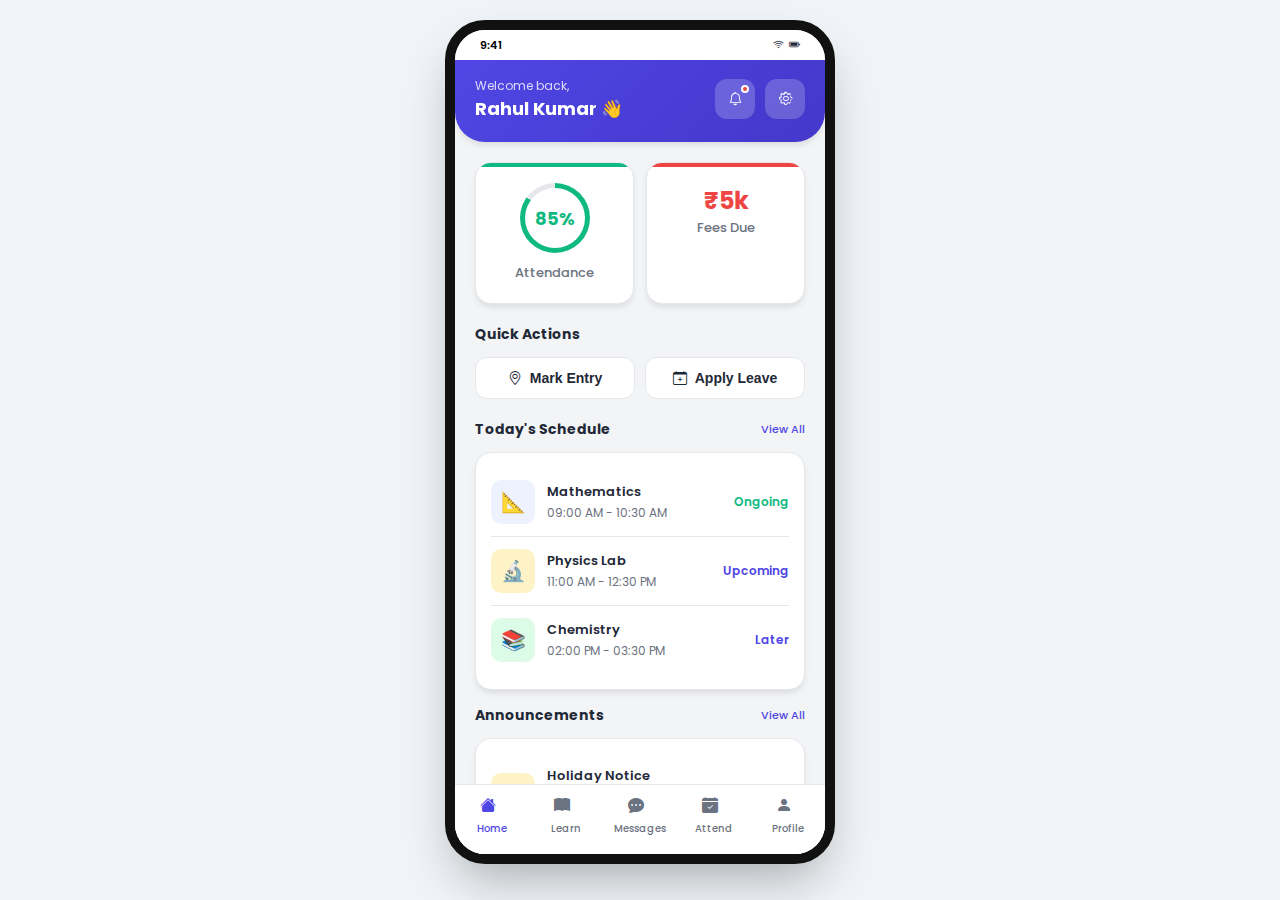
<file: templates/pages/student.html>
<!DOCTYPE html>
<html lang="en">
<head>
    <meta charset="UTF-8">
    <meta name="viewport" content="width=device-width, initial-scale=1.0">
    <title>CoachMaster - Student App</title>
    <link href="https://fonts.googleapis.com/css2?family=Poppins:wght@300;400;500;600;700&display=swap" rel="stylesheet">
    <link rel="stylesheet" href="https://cdn.jsdelivr.net/npm/bootstrap-icons@1.11.0/font/bootstrap-icons.css">
    <style>
        :root {
            --primary: #4F46E5;
            --primary-light: #EEF2FF;
            --primary-dark: #4338CA;
            --secondary: #10B981;
            --accent: #F59E0B;
            --danger: #EF4444;
            --info: #3B82F6;
            --warning: #F59E0B;
            --success: #10B981;
            --bg-color: #F3F4F6;
            --surface: #FFFFFF;
            --text-main: #1F2937;
            --text-sec: #6B7280;
            --text-light: #9CA3AF;
            --border-color: #E5E7EB;
            --shadow-sm: 0 1px 2px rgba(0, 0, 0, 0.05);
            --shadow-card: 0 4px 6px -1px rgba(0, 0, 0, 0.1);
            --shadow-float: 0 10px 15px -3px rgba(0, 0, 0, 0.1);
            --radius: 16px;
            --radius-lg: 20px;
            --transition: 0.3s cubic-bezier(0.4, 0, 0.2, 1);
        }

        * { box-sizing: border-box; margin: 0; padding: 0; }
        
        body { 
            font-family: 'Poppins', sans-serif; 
            background: #f0f4f8; 
            margin: 0; 
            padding: 20px 0;
            min-height: 100vh;
            display: flex;
            justify-content: center;
            align-items: flex-start;
        }
        
        /* PHONE FRAME */
        .phone-frame { 
            width: 390px; 
            height: 844px; 
            background: var(--bg-color); 
            border-radius: 40px; 
            overflow: hidden; 
            position: relative; 
            border: 10px solid #111; 
            box-shadow: 0 25px 50px -12px rgba(0, 0, 0, 0.3); 
            display: flex; 
            flex-direction: column; 
        }
        
        /* STATUS BAR */
        .status-bar { 
            height: 30px; 
            background: var(--surface); 
            display: flex; 
            justify-content: space-between; 
            padding: 0 25px; 
            align-items: center; 
            font-size: 11px; 
            font-weight: 600; 
            flex-shrink: 0; 
        }

        /* HEADER */
        .app-header { 
            background: linear-gradient(135deg, var(--primary) 0%, var(--primary-dark) 100%);
            padding: 15px 20px 20px 20px; 
            border-bottom-left-radius: 30px; 
            border-bottom-right-radius: 30px; 
            box-shadow: var(--shadow-card); 
            position: relative; 
            z-index: 10; 
            flex-shrink: 0; 
            color: white;
        }
        
        .header-top { 
            display: flex; 
            justify-content: space-between; 
            align-items: center; 
        }
        
        .user-info h2 { 
            margin: 0; 
            font-size: 18px; 
            color: white;
            font-weight: 700;
        }
        
        .user-info p { 
            margin: 2px 0 0 0; 
            font-size: 12px; 
            color: rgba(255,255,255,0.8);
        }
        
        .header-actions { 
            display: flex; 
            gap: 10px; 
        }
        
        .icon-btn { 
            width: 40px; 
            height: 40px; 
            background: rgba(255,255,255,0.2); 
            border-radius: 12px; 
            display: flex; 
            align-items: center; 
            justify-content: center; 
            cursor: pointer; 
            position: relative; 
            border: none;
            color: white;
            transition: var(--transition);
        }
        
        .icon-btn:hover {
            background: rgba(255,255,255,0.3);
            transform: scale(1.05);
        }
        
        .notif-dot { 
            width: 8px; 
            height: 8px; 
            background: var(--danger); 
            border-radius: 50%; 
            position: absolute; 
            top: 6px; 
            right: 6px; 
            border: 2px solid white;
        }

        /* CONTENT AREA */
        .content-area { 
            flex: 1; 
            overflow-y: auto; 
            padding: 0 20px 80px 20px; 
            scroll-behavior: smooth; 
            background: var(--bg-color);
        }
        
        .content-area::-webkit-scrollbar {
            width: 4px;
        }
        
        .content-area::-webkit-scrollbar-track {
            background: transparent;
        }
        
        .content-area::-webkit-scrollbar-thumb {
            background: #D1D5DB;
            border-radius: 2px;
        }
        
        /* TAB SYSTEM */
        .screen { 
            display: none; 
            padding-top: 20px; 
            animation: fadeIn 0.3s ease; 
        }
        
        .screen.active { 
            display: block; 
        }
        
        @keyframes fadeIn { 
            from { 
                opacity: 0; 
                transform: translateY(10px); 
            } 
            to { 
                opacity: 1; 
                transform: translateY(0); 
            } 
        }

        /* COMPONENTS */
        
        .card { 
            background: var(--surface); 
            border-radius: var(--radius); 
            padding: 15px; 
            box-shadow: var(--shadow-card); 
            margin-bottom: 15px; 
            border: 1px solid var(--border-color);
        }
        
        .card-title { 
            font-size: 14px; 
            font-weight: 700; 
            color: var(--text-main); 
            margin-bottom: 12px; 
            display: flex; 
            align-items: center; 
            gap: 8px; 
        }
        
        /* STAT GRID */
        .stat-grid { 
            display: grid; 
            grid-template-columns: 1fr 1fr; 
            gap: 12px; 
            margin-bottom: 20px; 
        }
        
        .stat-card { 
            background: var(--surface); 
            padding: 20px; 
            border-radius: var(--radius); 
            box-shadow: var(--shadow-card); 
            display: flex; 
            flex-direction: column; 
            align-items: center; 
            position: relative; 
            overflow: hidden; 
            cursor: pointer;
            transition: var(--transition);
            border: 1px solid var(--border-color);
        }
        
        .stat-card:hover {
            transform: translateY(-4px);
            box-shadow: var(--shadow-float);
        }
        
        .stat-card::before { 
            content: ''; 
            position: absolute; 
            top: 0; 
            left: 0; 
            width: 100%; 
            height: 4px; 
            background: var(--primary); 
        }
        
        .stat-card.fee::before { 
            background: var(--danger); 
        }
        
        .stat-card.success::before {
            background: var(--secondary);
        }
        
        .progress-ring { 
            width: 70px; 
            height: 70px; 
            border-radius: 50%; 
            background: conic-gradient(var(--secondary) 85%, #E5E7EB 0); 
            display: flex; 
            align-items: center; 
            justify-content: center; 
            margin-bottom: 10px; 
            position: relative; 
            font-weight: 700;
            font-size: 18px;
            color: var(--secondary);
        }
        
        .progress-ring::before { 
            content: ''; 
            width: 60px; 
            height: 60px; 
            background: var(--surface); 
            border-radius: 50%; 
            position: absolute; 
        }
        
        .progress-val { 
            position: relative; 
            z-index: 1; 
        }
        
        .stat-label { 
            font-size: 13px; 
            color: var(--text-sec); 
            font-weight: 500; 
        }

        /* LIST ITEMS */
        .list-item { 
            display: flex; 
            align-items: center; 
            padding: 12px 0; 
            border-bottom: 1px solid var(--border-color); 
        }
        
        .list-item:last-child { 
            border-bottom: none; 
        }
        
        .li-icon { 
            width: 44px; 
            height: 44px; 
            border-radius: 10px; 
            display: flex; 
            align-items: center; 
            justify-content: center; 
            margin-right: 12px; 
            font-size: 20px; 
            flex-shrink: 0;
        }
        
        .li-content { 
            flex: 1; 
        }
        
        .li-content h4 { 
            margin: 0; 
            font-size: 13px; 
            font-weight: 600;
            color: var(--text-main);
        }
        
        .li-content p { 
            margin: 2px 0 0 0; 
            font-size: 12px; 
            color: var(--text-sec); 
        }
        
        .li-action { 
            margin-left: auto; 
            font-size: 12px; 
            font-weight: 600; 
            color: var(--primary); 
            cursor: pointer; 
        }

        /* SECTION TITLE */
        .section-title { 
            font-size: 14px; 
            font-weight: 700; 
            color: var(--text-main); 
            margin-bottom: 12px; 
            display: flex; 
            justify-content: space-between; 
            align-items: center; 
        }
        
        .section-title .see-all {
            font-size: 11px;
            font-weight: 500;
            color: var(--primary);
            cursor: pointer;
        }
        
        /* BUTTONS */
        .btn { 
            width: 100%; 
            padding: 12px 16px; 
            border-radius: 12px; 
            border: none; 
            font-weight: 600; 
            font-size: 14px; 
            cursor: pointer; 
            transition: var(--transition); 
            display: flex; 
            align-items: center; 
            justify-content: center; 
            gap: 8px; 
        }
        
        .btn-primary { 
            background: var(--primary); 
            color: white; 
        }
        
        .btn-primary:active {
            background: var(--primary-dark);
        }
        
        .btn-secondary { 
            background: var(--surface); 
            color: var(--text-main); 
            border: 1px solid var(--border-color);
        }
        
        .btn-secondary:active {
            background: var(--bg-color);
        }
        
        .btn-success { 
            background: var(--secondary); 
            color: white; 
        }
        
        .btn-success:active {
            background: #059669;
        }
        
        .btn-danger { 
            background: var(--danger); 
            color: white; 
        }
        
        .btn-sm { 
            padding: 8px 12px; 
            width: auto; 
            font-size: 12px; 
            border-radius: 8px; 
        }

        /* BADGES */
        .badge {
            display: inline-block;
            padding: 4px 8px;
            border-radius: 6px;
            font-size: 11px;
            font-weight: 600;
        }
        
        .badge-success {
            background: #ECFDF5;
            color: #059669;
        }
        
        .badge-danger {
            background: #FEE2E2;
            color: #DC2626;
        }
        
        .badge-warning {
            background: #FFFBEB;
            color: #D97706;
        }
        
        .badge-info {
            background: #EFF6FF;
            color: #2563EB;
        }

        /* FEE CARD */
        .fee-card { 
            background: linear-gradient(135deg, #EF4444 0%, #B91C1C 100%); 
            border-radius: var(--radius); 
            padding: 20px; 
            color: white; 
            margin-bottom: 20px; 
            position: relative; 
            overflow: hidden; 
            box-shadow: var(--shadow-card);
        }
        
        .fee-card::before {
            content: '';
            position: absolute;
            top: -50%;
            right: -50%;
            width: 200px;
            height: 200px;
            background: rgba(255,255,255,0.1);
            border-radius: 50%;
        }
        
        .fee-amount { 
            font-size: 28px; 
            font-weight: 700; 
            margin: 10px 0; 
            position: relative;
            z-index: 1;
        }

        /* GEO CARD */
        .geo-card {
            background: linear-gradient(135deg, var(--primary) 0%, var(--primary-dark) 100%);
            text-align: center;
            padding: 20px;
            border-radius: var(--radius);
            color: white;
            margin-bottom: 20px;
            box-shadow: var(--shadow-card);
        }
        
        .geo-icon {
            font-size: 40px;
            margin-bottom: 10px;
        }
        
        .location-status {
            font-size: 12px;
            opacity: 0.9;
            margin-top: 10px;
        }

        /* PROFILE */
        .profile-header { 
            text-align: center; 
            padding: 20px; 
            background: var(--surface); 
            border-radius: var(--radius); 
            margin-bottom: 20px; 
            box-shadow: var(--shadow-card); 
        }
        
        .profile-avatar { 
            width: 80px; 
            height: 80px; 
            background: linear-gradient(135deg, var(--primary) 0%, var(--primary-dark) 100%);
            color: white;
            border-radius: 50%; 
            display: flex; 
            align-items: center; 
            justify-content: center; 
            font-size: 32px; 
            font-weight: 700; 
            margin: 0 auto 10px auto; 
        }
        
        .profile-name {
            margin: 0;
            font-size: 18px;
            font-weight: 700;
            color: var(--text-main);
        }

        /* MODAL */
        .modal-overlay { 
            position: absolute; 
            top: 0; 
            left: 0; 
            right: 0; 
            bottom: 0; 
            background: rgba(0,0,0,0.6); 
            backdrop-filter: blur(4px);
            z-index: 200; 
            display: none; 
            justify-content: flex-end;
            align-items: flex-end;
            padding: 0;
        }
        
        .modal-overlay.show { 
            display: flex; 
        }
        
        .modal-content { 
            background: white; 
            width: 100%; 
            border-radius: 20px 20px 0 0;
            padding: 25px 20px; 
            position: relative; 
            max-height: 80vh; 
            overflow-y: auto;
            animation: slideUp 0.3s ease-out;
        }
        
        @keyframes slideUp {
            from {
                transform: translateY(100%);
            }
            to {
                transform: translateY(0);
            }
        }
        
        .modal-header { 
            display: flex; 
            justify-content: space-between; 
            align-items: center; 
            margin-bottom: 20px; 
            padding-bottom: 15px;
            border-bottom: 1px solid var(--border-color);
        }
        
        .modal-title { 
            font-size: 16px; 
            font-weight: 700; 
            color: var(--text-main);
        }
        
        .close-btn { 
            background: none; 
            border: none; 
            font-size: 24px; 
            cursor: pointer; 
            color: var(--text-sec); 
        }

        /* FORM */
        .form-group { 
            margin-bottom: 15px; 
        }
        
        .form-label { 
            font-size: 12px; 
            font-weight: 600; 
            color: var(--text-main); 
            margin-bottom: 6px; 
            display: block; 
        }
        
        .form-input { 
            width: 100%; 
            padding: 12px; 
            border: 1px solid var(--border-color); 
            border-radius: 10px; 
            font-size: 13px; 
            outline: none; 
            font-family: inherit; 
            transition: var(--transition);
        }
        
        .form-input:focus { 
            border-color: var(--primary); 
            box-shadow: 0 0 0 3px rgba(79, 70, 229, 0.1);
        }

        /* BOTTOM NAV */
        .bottom-nav { 
            position: absolute; 
            bottom: 0; 
            left: 0; 
            right: 0; 
            height: 70px; 
            background: white; 
            border-top: 1px solid var(--border-color); 
            display: flex; 
            justify-content: space-around; 
            align-items: center; 
            padding-bottom: 10px; 
            z-index: 100; 
        }
        
        .nav-item { 
            display: flex; 
            flex-direction: column; 
            align-items: center; 
            cursor: pointer; 
            color: var(--text-sec); 
            transition: var(--transition);
            width: 20%; 
        }
        
        .nav-item.active { 
            color: var(--primary); 
        }
        
        .nav-icon { 
            width: 24px; 
            height: 24px; 
            margin-bottom: 4px; 
        }
        
        .nav-label { 
            font-size: 10px; 
            font-weight: 500; 
        }

        /* TOAST */
        .toast { 
            position: absolute; 
            bottom: 90px; 
            left: 20px; 
            right: 20px; 
            background: #333; 
            color: white; 
            padding: 12px 16px; 
            border-radius: 8px; 
            font-size: 13px; 
            z-index: 300; 
            opacity: 0; 
            pointer-events: none; 
            transition: opacity 0.3s; 
            text-align: center;
        }
        
        .toast.show { 
            opacity: 1; 
        }

        /* NOTIFICATION BELL */
        .notification-panel {
            max-height: 60vh;
        }
        
        .notif-item {
            padding: 12px;
            border-bottom: 1px solid var(--border-color);
            display: flex;
            gap: 10px;
            cursor: pointer;
            transition: var(--transition);
        }
        
        .notif-item:hover {
            background: var(--primary-light);
        }
        
        .notif-icon {
            width: 40px;
            height: 40px;
            border-radius: 50%;
            display: flex;
            align-items: center;
            justify-content: center;
            font-size: 18px;
            flex-shrink: 0;
        }
        
        .notif-content h4 {
            margin: 0;
            font-size: 12px;
            font-weight: 600;
            color: var(--text-main);
        }
        
        .notif-content p {
            margin: 2px 0 0 0;
            font-size: 11px;
            color: var(--text-sec);
        }
        
        .notif-time {
            font-size: 10px;
            color: var(--text-light);
            margin-left: auto;
        }

        /* CHART PLACEHOLDER */
        .chart-placeholder {
            width: 100%;
            height: 150px;
            background: linear-gradient(135deg, var(--primary-light) 0%, rgba(79, 70, 229, 0.05) 100%);
            border-radius: 12px;
            display: flex;
            align-items: center;
            justify-content: center;
            color: var(--text-sec);
            font-size: 12px;
            margin-bottom: 15px;
        }

        /* UTILITIES */
        .flex-between {
            display: flex;
            justify-content: space-between;
            align-items: center;
        }
        
        .mt-20 {
            margin-top: 20px;
        }
        
        .mb-15 {
            margin-bottom: 15px;
        }

        /* CALENDAR */
        .calendar-grid {
            display: grid;
            grid-template-columns: repeat(7, 1fr);
            gap: 5px;
            text-align: center;
            margin-top: 10px;
        }

        .cal-day {
            width: 100%;
            aspect-ratio: 1;
            display: flex;
            align-items: center;
            justify-content: center;
            font-size: 11px;
            font-weight: 600;
            border-radius: 8px;
            cursor: pointer;
            transition: var(--transition);
        }

        .cal-day.present {
            background: #DCFCE7;
            color: #059669;
        }

        .cal-day.absent{
            background: #FEE2E2;
            color: #DC2626;
        }

        .cal-day.today{
            background: var(--primary);
            color: white;
        }

        .cal-day.empty{
            opacity: 0.5;
        }
    </style>
</head>
<body>

<div class="phone-frame">
    
    <!-- Status Bar -->
    <div class="status-bar">
        <span>9:41</span>
        <div style="display: flex; gap: 5px; color: var(--text-main);">
            <i class="bi bi-wifi"></i>
            <i class="bi bi-battery-full"></i>
        </div>
    </div>

    <!-- Header -->
    <div class="app-header">
        <div class="header-top">
            <div class="user-info">
                <p>Welcome back,</p>
                <h2>Rahul Kumar 👋</h2>
            </div>
            <div class="header-actions">
                <button class="icon-btn" onclick="openNotifications()">
                    <i class="bi bi-bell"></i>
                    <div class="notif-dot"></div>
                </button>
                <button class="icon-btn" onclick="openSettings()">
                    <i class="bi bi-gear"></i>
                </button>
            </div>
        </div>
    </div>

    <!-- Main Content -->
    <div class="content-area">

        <!-- HOME SCREEN -->
        <div id="home-screen" class="screen active">
            
            <!-- Stats Grid -->
            <div class="stat-grid">
                <div class="stat-card success" onclick="showScreen('attendance')">
                    <div class="progress-ring"><div class="progress-val">85%</div></div>
                    <div class="stat-label">Attendance</div>
                </div>
                <div class="stat-card fee" onclick="showScreen('fees')">
                    <div style="font-size: 24px; font-weight: 700; color: var(--danger);">₹5k</div>
                    <div class="stat-label">Fees Due</div>
                </div>
            </div>

            <!-- Quick Actions -->
            <div class="section-title">
                <span>Quick Actions</span>
            </div>
            <div style="display: grid; grid-template-columns: 1fr 1fr; gap: 10px; margin-bottom: 20px;">
                <button class="btn btn-secondary" onclick="showScreen('attendance')">
                    <i class="bi bi-geo-alt"></i> Mark Entry
                </button>
                <button class="btn btn-secondary" onclick="openModal('leaveModal')">
                    <i class="bi bi-calendar-plus"></i> Apply Leave
                </button>
            </div>

            <!-- Today's Schedule -->
            <div class="section-title">
                <span>Today's Schedule</span>
                <span class="see-all" onclick="showScreen('timetable')">View All</span>
            </div>
            <div class="card">
                <div class="list-item">
                    <div class="li-icon" style="background: var(--primary-light); color: var(--primary);">📐</div>
                    <div class="li-content">
                        <h4>Mathematics</h4>
                        <p>09:00 AM - 10:30 AM</p>
                    </div>
                    <div class="li-action" style="color: var(--secondary);">Ongoing</div>
                </div>
                <div class="list-item">
                    <div class="li-icon" style="background: #FEF3C7; color: #D97706;">🔬</div>
                    <div class="li-content">
                        <h4>Physics Lab</h4>
                        <p>11:00 AM - 12:30 PM</p>
                    </div>
                    <div class="li-action">Upcoming</div>
                </div>
                <div class="list-item">
                    <div class="li-icon" style="background: #DCFCE7; color: var(--secondary);">📚</div>
                    <div class="li-content">
                        <h4>Chemistry</h4>
                        <p>02:00 PM - 03:30 PM</p>
                    </div>
                    <div class="li-action">Later</div>
                </div>
            </div>

            <!-- Announcements -->
            <div class="section-title">
                <span>Announcements</span>
                <span class="see-all" onclick="showScreen('announcements')">View All</span>
            </div>
            <div class="card">
                <div class="list-item">
                    <div class="li-icon" style="background: #FEF3C7; color: #D97706;">📢</div>
                    <div class="li-content">
                        <h4>Holiday Notice</h4>
                        <p>School closed on 26 Jan - Republic Day</p>
                    </div>
                </div>
                <div class="list-item">
                    <div class="li-icon" style="background: var(--primary-light); color: var(--primary);">📌</div>
                    <div class="li-content">
                        <h4>Exam Schedule</h4>
                        <p>Unit tests starting from 30 Nov</p>
                    </div>
                </div>
            </div>
        </div>

        <!-- ATTENDANCE SCREEN -->
        <div id="attendance-screen" class="screen">
            <div class="geo-card">
                <div class="geo-icon">📍</div>
                <h3>Mark Your Attendance</h3>
                <p style="font-size: 12px; margin: 5px 0 15px 0;">Ensure your GPS is enabled</p>
                <button class="btn btn-success" onclick="markGeoAttendance()">
                    <i class="bi bi-check-circle"></i> Mark Attendance
                </button>
                <div id="geoStatus" class="location-status">Waiting for location...</div>
            </div>

            <div class="card">
                <div class="card-title">
                    <i class="bi bi-calendar-event"></i> November 2023
                </div>
                <div class="calendar-grid">
                    <div style="font-size: 10px; color: var(--text-sec); font-weight: 700;">S</div>
                    <div style="font-size: 10px; color: var(--text-sec); font-weight: 700;">M</div>
                    <div style="font-size: 10px; color: var(--text-sec); font-weight: 700;">T</div>
                    <div style="font-size: 10px; color: var(--text-sec); font-weight: 700;">W</div>
                    <div style="font-size: 10px; color: var(--text-sec); font-weight: 700;">T</div>
                    <div style="font-size: 10px; color: var(--text-sec); font-weight: 700;">F</div>
                    <div style="font-size: 10px; color: var(--text-sec); font-weight: 700;">S</div>
                    
                    <div class="cal-day empty"></div>
                    <div class="cal-day empty"></div>
                    <div class="cal-day empty"></div>
                    <div class="cal-day present">1</div>
                    <div class="cal-day present">2</div>
                    <div class="cal-day absent">3</div>
                    <div class="cal-day">4</div>
                    
                    <div class="cal-day">5</div>
                    <div class="cal-day present">6</div>
                    <div class="cal-day present">7</div>
                    <div class="cal-day present">8</div>
                    <div class="cal-day present">9</div>
                    <div class="cal-day present">10</div>
                    <div class="cal-day">11</div>
                    
                    <div class="cal-day">12</div>
                    <div class="cal-day present">13</div>
                    <div class="cal-day present">14</div>
                    <div class="cal-day today">15</div>
                    <div class="cal-day">16</div>
                    <div class="cal-day">17</div>
                    <div class="cal-day">18</div>
                </div>
            </div>

            <!-- Leave Requests -->
            <div class="section-title"><span>Leave Requests</span></div>
            <div class="card">
                <div class="list-item">
                    <div class="li-icon" style="background: #FEF2F2; color: var(--danger);">🗓️</div>
                    <div class="li-content">
                        <h4>Medical Leave</h4>
                        <p>15 Oct - 16 Oct</p>
                    </div>
                    <div class="badge badge-success">Approved</div>
                </div>
                <button class="btn btn-secondary mt-20" onclick="openModal('leaveModal')">
                    <i class="bi bi-plus-circle"></i> New Leave Request
                </button>
            </div>
        </div>

        <!-- FEES SCREEN -->
        <div id="fees-screen" class="screen">
            <div class="fee-card">
                <div style="font-size: 12px; opacity: 0.9;">Total Outstanding</div>
                <div class="fee-amount">₹12,000</div>
                <button class="btn" style="background: white; color: var(--danger); margin-top: 10px;" onclick="openModal('paymentModal')">
                    <i class="bi bi-credit-card"></i> Pay Now
                </button>
            </div>

            <!-- Payment History -->
            <div class="section-title"><span>Payment History</span></div>
            <div class="card">
                <div class="list-item">
                    <div class="li-content">
                        <h4>Nov Installment</h4>
                        <p>Due: 10 Nov 2023</p>
                    </div>
                    <div class="badge badge-danger">Overdue</div>
                </div>
                <div class="list-item">
                    <div class="li-content">
                        <h4>Oct Installment</h4>
                        <p>Paid: 08 Oct 2023</p>
                    </div>
                    <div class="badge badge-success">Paid</div>
                </div>
                <div class="list-item">
                    <div class="li-content">
                        <h4>Sep Installment</h4>
                        <p>Paid: 30 Sep 2023</p>
                    </div>
                    <div class="badge badge-success">Paid</div>
                </div>
            </div>

            <!-- Fee Breakdown -->
            <div class="section-title"><span>Fee Breakdown</span></div>
            <div class="card">
                <div style="font-size: 12px; color: var(--text-sec); margin-bottom: 10px;">Monthly: ₹2,000</div>
                <div style="display: grid; grid-template-columns: 1fr 1fr; gap: 10px;">
                    <div style="padding: 10px; background: var(--primary-light); border-radius: 8px; text-align: center;">
                        <div style="font-size: 11px; color: var(--text-sec);">Tuition</div>
                        <div style="font-size: 14px; font-weight: 700; color: var(--primary);">₹1,500</div>
                    </div>
                    <div style="padding: 10px; background: #FEF3C7; border-radius: 8px; text-align: center;">
                        <div style="font-size: 11px; color: var(--text-sec);">Materials</div>
                        <div style="font-size: 14px; font-weight: 700; color: #D97706;">₹500</div>
                    </div>
                </div>
            </div>
        </div>

        <!-- ACADEMICS SCREEN -->
        <div id="academics-screen" class="screen">
            
            <!-- Performance Chart -->
            <div class="section-title"><span>Your Performance</span></div>
            <div class="chart-placeholder">
                <span>📊 Performance Analysis</span>
            </div>

            <!-- Homework -->
            <div class="section-title"><span>Homework</span></div>
            <div class="card">
                <div class="list-item">
                    <div class="li-icon" style="background: var(--primary-light); color: var(--primary);">📝</div>
                    <div class="li-content">
                        <h4>Physics Numericals</h4>
                        <p>Due: 20 Nov • 5 Problems</p>
                    </div>
                    <div class="li-action">View</div>
                </div>
                <div class="list-item">
                    <div class="li-icon" style="background: #DCFCE7; color: #059669;">✅</div>
                    <div class="li-content">
                        <h4>Essay Writing</h4>
                        <p>Submitted on 15 Nov</p>
                    </div>
                    <div class="badge badge-success">Done</div>
                </div>
                <div class="list-item">
                    <div class="li-icon" style="background: var(--primary-light); color: var(--primary);">📚</div>
                    <div class="li-content">
                        <h4>Reading Assignment</h4>
                        <p>Due: 25 Nov • Chapter 5</p>
                    </div>
                    <div class="li-action">View</div>
                </div>
            </div>

            <!-- Test Results -->
            <div class="section-title"><span>Test Results</span></div>
            <div class="card">
                <div class="list-item">
                    <div class="li-content">
                        <h4>Unit Test 1</h4>
                        <p>Science • 12 Nov 2023</p>
                    </div>
                    <div style="text-align: right;">
                        <h4 style="color: var(--secondary); margin: 0;">85/100</h4>
                        <div class="badge badge-success">Pass</div>
                    </div>
                </div>
                <div class="list-item">
                    <div class="li-content">
                        <h4>Weekly Quiz</h4>
                        <p>Maths • 10 Nov 2023</p>
                    </div>
                    <div style="text-align: right;">
                        <h4 style="color: var(--primary); margin: 0;">45/50</h4>
                        <div class="badge badge-info">Rank: 4th</div>
                    </div>
                </div>
                <div class="list-item">
                    <div class="li-content">
                        <h4>Monthly Test</h4>
                        <p>Physics • 05 Nov 2023</p>
                    </div>
                    <div style="text-align: right;">
                        <h4 style="color: var(--danger); margin: 0;">62/100</h4>
                        <div class="badge badge-warning">Need Improvement</div>
                    </div>
                </div>
            </div>
        </div>

        <!-- TIME TABLE SCREEN -->
        <div id="timetable-screen" class="screen">
            <div class="section-title"><span>Time Table</span></div>
            
            <div style="display: grid; grid-template-columns: repeat(5, 1fr); gap: 8px; margin-bottom: 20px;">
                <div style="text-align: center; padding: 8px; background: var(--primary); color: white; border-radius: 8px; font-size: 11px; font-weight: 600;">Mon</div>
                <div style="text-align: center; padding: 8px; background: var(--primary); color: white; border-radius: 8px; font-size: 11px; font-weight: 600;">Tue</div>
                <div style="text-align: center; padding: 8px; background: var(--primary); color: white; border-radius: 8px; font-size: 11px; font-weight: 600;">Wed</div>
                <div style="text-align: center; padding: 8px; background: var(--primary); color: white; border-radius: 8px; font-size: 11px; font-weight: 600;">Thu</div>
                <div style="text-align: center; padding: 8px; background: var(--primary); color: white; border-radius: 8px; font-size: 11px; font-weight: 600;">Fri</div>
            </div>

            <div class="card">
                <div class="list-item">
                    <div class="li-icon" style="background: var(--primary-light); color: var(--primary); font-size: 16px;">📐</div>
                    <div class="li-content">
                        <h4>Mathematics</h4>
                        <p>09:00 AM - 10:30 AM (Mon, Tue, Wed)</p>
                    </div>
                </div>
                <div class="list-item">
                    <div class="li-icon" style="background: #FEF3C7; color: #D97706; font-size: 16px;">🔬</div>
                    <div class="li-content">
                        <h4>Physics</h4>
                        <p>10:45 AM - 12:15 PM (Tue, Thu, Sat)</p>
                    </div>
                </div>
                <div class="list-item">
                    <div class="li-icon" style="background: #DCFCE7; color: var(--secondary); font-size: 16px;">⚗️</div>
                    <div class="li-content">
                        <h4>Chemistry</h4>
                        <p>02:00 PM - 03:30 PM (Mon, Wed, Fri)</p>
                    </div>
                </div>
                <div class="list-item">
                    <div class="li-icon" style="background: #FEE2E2; color: var(--danger); font-size: 16px;">🌍</div>
                    <div class="li-content">
                        <h4>History</h4>
                        <p>03:45 PM - 04:45 PM (Wed, Fri)</p>
                    </div>
                </div>
            </div>
        </div>

        <!-- ANNOUNCEMENTS SCREEN -->
        <div id="announcements-screen" class="screen">
            <div class="section-title"><span>Announcements</span></div>
            
            <div class="card">
                <div class="list-item">
                    <div class="li-icon" style="background: #FEF3C7; color: #D97706; font-size: 18px;">📢</div>
                    <div class="li-content">
                        <h4>Holiday Notice</h4>
                        <p style="margin-top: 4px;">School closed on 26 Jan - Republic Day. Classes will resume on 27 Jan.</p>
                        <p style="font-size: 10px; color: var(--text-light); margin-top: 4px;">2 days ago</p>
                    </div>
                </div>
            </div>

            <div class="card">
                <div class="list-item">
                    <div class="li-icon" style="background: var(--primary-light); color: var(--primary); font-size: 18px;">📌</div>
                    <div class="li-content">
                        <h4>Exam Schedule Released</h4>
                        <p style="margin-top: 4px;">Unit tests starting from 30 Nov. Check your time table for details.</p>
                        <p style="font-size: 10px; color: var(--text-light); margin-top: 4px;">1 week ago</p>
                    </div>
                </div>
            </div>

            <div class="card">
                <div class="list-item">
                    <div class="li-icon" style="background: #DCFCE7; color: var(--secondary); font-size: 18px;">✅</div>
                    <div class="li-content">
                        <h4>Class Materials Available</h4>
                        <p style="margin-top: 4px;">New study notes for Chapter 5 have been uploaded. Download from the app.</p>
                        <p style="font-size: 10px; color: var(--text-light); margin-top: 4px;">10 days ago</p>
                    </div>
                </div>
            </div>
        </div>

        <!-- MESSAGES SCREEN -->
        <div id="messages-screen" class="screen">
            <div class="section-title"><span>Messages</span></div>
            
            <div class="card">
                <div class="list-item">
                    <div class="li-icon" style="background: var(--primary-light); color: var(--primary); border-radius: 50%; width: 40px; height: 40px;">RS</div>
                    <div class="li-content">
                        <h4>Rajesh Sir</h4>
                        <p>Check the solutions I sent...</p>
                    </div>
                    <div class="li-action" style="color: var(--text-light); font-size: 11px; font-weight: 400;">2h</div>
                </div>
                <div class="list-item">
                    <div class="li-icon" style="background: #FEF3C7; color: #D97706; border-radius: 50%; width: 40px; height: 40px;">AM</div>
                    <div class="li-content">
                        <h4>Anita Ma'am</h4>
                        <p>Good work on today's assignment</p>
                    </div>
                    <div class="li-action" style="color: var(--text-light); font-size: 11px; font-weight: 400;">5h</div>
                </div>
                <div class="list-item">
                    <div class="li-icon" style="background: #DCFCE7; color: var(--secondary); border-radius: 50%; width: 40px; height: 40px;">VK</div>
                    <div class="li-content">
                        <h4>Class Group</h4>
                        <p>Akshay: When is the next test?</p>
                    </div>
                    <div class="li-action" style="color: var(--text-light); font-size: 11px; font-weight: 400;">1d</div>
                </div>
            </div>
        </div>

        <!-- PROFILE SCREEN -->
        <div id="profile-screen" class="screen">
            <div class="profile-header">
                <div class="profile-avatar">RK</div>
                <h3 class="profile-name">Rahul Kumar</h3>
                <p class="stat-label" style="margin-top: 8px;">Class 10 • Batch A<br>ID: STU2023001<br>Enrollment: 15 Aug 2023</p>
            </div>

            <!-- Quick Stats -->
            <div class="section-title"><span>Quick Stats</span></div>
            <div style="display: grid; grid-template-columns: 1fr 1fr; gap: 10px; margin-bottom: 20px;">
                <div style="background: var(--primary); color: white; padding: 15px; border-radius: 12px; text-align: center;">
                    <div style="font-size: 20px; font-weight: 700;">85%</div>
                    <div style="font-size: 11px; margin-top: 4px;">Attendance</div>
                </div>
                <div style="background: var(--secondary); color: white; padding: 15px; border-radius: 12px; text-align: center;">
                    <div style="font-size: 20px; font-weight: 700;">78.5</div>
                    <div style="font-size: 11px; margin-top: 4px;">Avg Score</div>
                </div>
            </div>

            <!-- Account -->
            <div class="section-title"><span>Account</span></div>
            <div class="card">
                <div class="list-item" onclick="showToast('Editing profile...')">
                    <div class="li-icon" style="background: var(--primary-light); color: var(--primary);">👤</div>
                    <div class="li-content">
                        <h4>Edit Profile</h4>
                        <p>Update your information</p>
                    </div>
                    <div class="li-action">›</div>
                </div>
                <div class="list-item" onclick="showToast('Changing password...')">
                    <div class="li-icon" style="background: #FEF3C7; color: #D97706;">🔐</div>
                    <div class="li-content">
                        <h4>Change Password</h4>
                        <p>Secure your account</p>
                    </div>
                    <div class="li-action">›</div>
                </div>
                <div class="list-item" onclick="showToast('Downloading receipts...')">
                    <div class="li-icon" style="background: var(--primary-light); color: var(--primary);">📄</div>
                    <div class="li-content">
                        <h4>Download Receipts</h4>
                        <p>Fee payment receipts</p>
                    </div>
                    <div class="li-action">›</div>
                </div>
            </div>

            <!-- Support -->
            <div class="section-title"><span>Support</span></div>
            <div class="card">
                <div class="list-item" onclick="showToast('Opening help...')">
                    <div class="li-icon" style="background: #DCFCE7; color: var(--secondary);">❓</div>
                    <div class="li-content">
                        <h4>Help & Support</h4>
                        <p>FAQs and contact support</p>
                    </div>
                    <div class="li-action">›</div>
                </div>
                <div class="list-item" onclick="showToast('Opening app info...')">
                    <div class="li-icon" style="background: #EFF6FF; color: var(--info);">ℹ️</div>
                    <div class="li-content">
                        <h4>About App</h4>
                        <p>Version 1.0.0</p>
                    </div>
                    <div class="li-action">›</div>
                </div>
                <div class="list-item" onclick="logout()">
                    <div class="li-icon" style="background: #FEE2E2; color: var(--danger);">🚪</div>
                    <div class="li-content" style="color: var(--danger);">
                        <h4>Logout</h4>
                        <p>Sign out of your account</p>
                    </div>
                    <div class="li-action">›</div>
                </div>
            </div>
        </div>

    </div>

    <!-- BOTTOM NAVIGATION -->
    <div class="bottom-nav">
        <div class="nav-item active" onclick="showScreen('home')">
            <i class="bi bi-house-fill nav-icon"></i>
            <div class="nav-label">Home</div>
        </div>
        <div class="nav-item" onclick="showScreen('academics')">
            <i class="bi bi-book-fill nav-icon"></i>
            <div class="nav-label">Learn</div>
        </div>
        <div class="nav-item" onclick="showScreen('messages')">
            <i class="bi bi-chat-dots-fill nav-icon"></i>
            <div class="nav-label">Messages</div>
        </div>
        <div class="nav-item" onclick="showScreen('attendance')">
            <i class="bi bi-calendar-check-fill nav-icon"></i>
            <div class="nav-label">Attend</div>
        </div>
        <div class="nav-item" onclick="showScreen('profile')">
            <i class="bi bi-person-fill nav-icon"></i>
            <div class="nav-label">Profile</div>
        </div>
    </div>

    <!-- MODALS -->
    
    <!-- Leave Modal -->
    <div class="modal-overlay" id="leaveModal">
        <div class="modal-content">
            <div class="modal-header">
                <h3 class="modal-title">Apply for Leave</h3>
                <button class="close-btn" onclick="closeModal('leaveModal')">✕</button>
            </div>
            <div class="form-group">
                <label class="form-label">Leave Type</label>
                <select class="form-input">
                    <option>Select Leave Type</option>
                    <option>Sick Leave</option>
                    <option>Casual Leave</option>
                    <option>Medical Leave</option>
                    <option>Other</option>
                </select>
            </div>
            <div class="form-group">
                <label class="form-label">From Date</label>
                <input type="date" class="form-input">
            </div>
            <div class="form-group">
                <label class="form-label">To Date</label>
                <input type="date" class="form-input">
            </div>
            <div class="form-group">
                <label class="form-label">Reason</label>
                <textarea class="form-input" rows="3" placeholder="Brief reason..."></textarea>
            </div>
            <button class="btn btn-primary" onclick="submitLeave()">Submit Request</button>
        </div>
    </div>

    <!-- Payment Modal -->
    <div class="modal-overlay" id="paymentModal">
        <div class="modal-content">
            <div class="modal-header">
                <h3 class="modal-title">Payment</h3>
                <button class="close-btn" onclick="closeModal('paymentModal')">✕</button>
            </div>
            <div style="background: var(--danger); color: white; padding: 20px; border-radius: 12px; margin-bottom: 20px;">
                <div style="font-size: 12px; opacity: 0.9; margin-bottom: 5px;">Amount Due</div>
                <div style="font-size: 28px; font-weight: 700;">₹12,000</div>
            </div>
            <div class="form-group">
                <label class="form-label">Payment Method</label>
                <select class="form-input">
                    <option>Select Payment Method</option>
                    <option>Credit Card</option>
                    <option>Debit Card</option>
                    <option>UPI</option>
                    <option>Net Banking</option>
                </select>
            </div>
            <div class="form-group">
                <label class="form-label">Amount</label>
                <input type="number" class="form-input" value="12000" placeholder="Enter amount">
            </div>
            <button class="btn btn-primary" onclick="processPayment()">
                <i class="bi bi-credit-card"></i> Pay Now
            </button>
        </div>
    </div>

    <!-- Notifications Modal -->
    <div class="modal-overlay" id="notificationsModal">
        <div class="modal-content notification-panel">
            <div class="modal-header">
                <h3 class="modal-title">Notifications</h3>
                <button class="close-btn" onclick="closeModal('notificationsModal')">✕</button>
            </div>
            <div class="notif-item">
                <div class="notif-icon" style="background: var(--primary-light); color: var(--primary);">📚</div>
                <div class="notif-content">
                    <h4>New Homework Assigned</h4>
                    <p>Physics numericals - 5 problems</p>
                </div>
                <div class="notif-time">2h</div>
            </div>
            <div class="notif-item">
                <div class="notif-icon" style="background: #FEF3C7; color: #D97706;">✅</div>
                <div class="notif-content">
                    <h4>Test Results Ready</h4>
                    <p>Unit Test 1 - Science: 85/100</p>
                </div>
                <div class="notif-time">5h</div>
            </div>
            <div class="notif-item">
                <div class="notif-icon" style="background: #DCFCE7; color: var(--secondary);">💬</div>
                <div class="notif-content">
                    <h4>Teacher Message</h4>
                    <p>Rajesh Sir replied to your message</p>
                </div>
                <div class="notif-time">1d</div>
            </div>
            <div class="notif-item">
                <div class="notif-icon" style="background: #FEE2E2; color: var(--danger);">⚠️</div>
                <div class="notif-content">
                    <h4>Fee Reminder</h4>
                    <p>Your fees are due by 10 Nov</p>
                </div>
                <div class="notif-time">2d</div>
            </div>
        </div>
    </div>

    <!-- Settings Modal -->
    <div class="modal-overlay" id="settingsModal">
        <div class="modal-content">
            <div class="modal-header">
                <h3 class="modal-title">Settings</h3>
                <button class="close-btn" onclick="closeModal('settingsModal')">✕</button>
            </div>
            <div class="card">
                <div class="list-item" onclick="toggleNotifications()">
                    <div class="li-content">
                        <h4>Push Notifications</h4>
                    </div>
                    <div style="margin-left: auto;">
                        <input type="checkbox" id="notifToggle" checked>
                    </div>
                </div>
                <div class="list-item" onclick="showToast('Language settings...')">
                    <div class="li-content">
                        <h4>Language</h4>
                        <p>English</p>
                    </div>
                    <div class="li-action">›</div>
                </div>
                <div class="list-item" onclick="showToast('Dark mode coming soon...')">
                    <div class="li-content">
                        <h4>Dark Mode</h4>
                    </div>
                    <div style="margin-left: auto;">
                        <input type="checkbox" id="darkToggle">
                    </div>
                </div>
            </div>
        </div>
    </div>

    <!-- Toast Notification -->
    <div class="toast" id="toast"></div>

</div>

<script>
    // SCREEN MANAGEMENT
    function showScreen(screenId) {
        // Hide all screens
        document.querySelectorAll('.screen').forEach(screen => {
            screen.classList.remove('active');
        });
        
        // Show target screen
        const targetScreen = document.getElementById(screenId + '-screen');
        if (targetScreen) {
            targetScreen.classList.add('active');
        }
        
        // Update nav items
        document.querySelectorAll('.nav-item').forEach(item => {
            item.classList.remove('active');
        });
        
        const navMap = {
            'home': 0,
            'academics': 1,
            'messages': 2,
            'attendance': 3,
            'profile': 4,
            'fees': 0,
            'timetable': 1,
            'announcements': 1
        };
        
        if (navMap[screenId] !== undefined) {
            document.querySelectorAll('.nav-item')[navMap[screenId]].classList.add('active');
        }
    }

    // MODAL MANAGEMENT
    function openModal(modalId) {
        const modal = document.getElementById(modalId);
        if (modal) {
            modal.classList.add('show');
        }
    }

    function closeModal(modalId) {
        const modal = document.getElementById(modalId);
        if (modal) {
            modal.classList.remove('show');
        }
    }

    // NOTIFICATIONS
    function openNotifications() {
        openModal('notificationsModal');
    }

    // SETTINGS
    function openSettings() {
        openModal('settingsModal');
    }

    function toggleNotifications() {
        const toggle = document.getElementById('notifToggle');
        toggle.checked = !toggle.checked;
        showToast(toggle.checked ? 'Notifications enabled' : 'Notifications disabled');
    }

    // ATTENDANCE
    function markGeoAttendance() {
        if (navigator.geolocation) {
            document.getElementById('geoStatus').textContent = 'Getting location...';
            navigator.geolocation.getCurrentPosition(
                function(position) {
                    const lat = position.coords.latitude.toFixed(4);
                    const lng = position.coords.longitude.toFixed(4);
                    document.getElementById('geoStatus').textContent = `Located at ${lat}, ${lng}`;
                    showToast('Attendance marked successfully! ✓');
                    setTimeout(() => showScreen('home'), 1500);
                },
                function(error) {
                    document.getElementById('geoStatus').textContent = 'Location access denied';
                    showToast('Please enable location access');
                }
            );
        }
    }

    // LEAVE REQUEST
    function submitLeave() {
        closeModal('leaveModal');
        showToast('Leave request submitted! 📝');
        setTimeout(() => showScreen('home'), 1500);
    }

    // PAYMENT
    function processPayment() {
        showToast('Processing payment... Please wait');
        closeModal('paymentModal');
        setTimeout(() => {
            showToast('Payment successful! 💳');
        }, 2000);
    }

    // LOGOUT
    function logout() {
        showToast('Logging out...');
        setTimeout(() => {
            alert('Logged out successfully!');
            location.reload();
        }, 1500);
    }

    // TOAST NOTIFICATION
    function showToast(message) {
        const toast = document.getElementById('toast');
        toast.textContent = message;
        toast.classList.add('show');
        
        setTimeout(() => {
            toast.classList.remove('show');
        }, 2000);
    }

    // MODAL OVERLAY CLICK HANDLING
    document.querySelectorAll('.modal-overlay').forEach(modal => {
        modal.addEventListener('click', function(e) {
            if (e.target === this) {
                this.classList.remove('show');
            }
        });
    });

    // Initialize
    console.log('[v0] Student App Initialized Successfully');
</script>

</body>
</html>
</file>
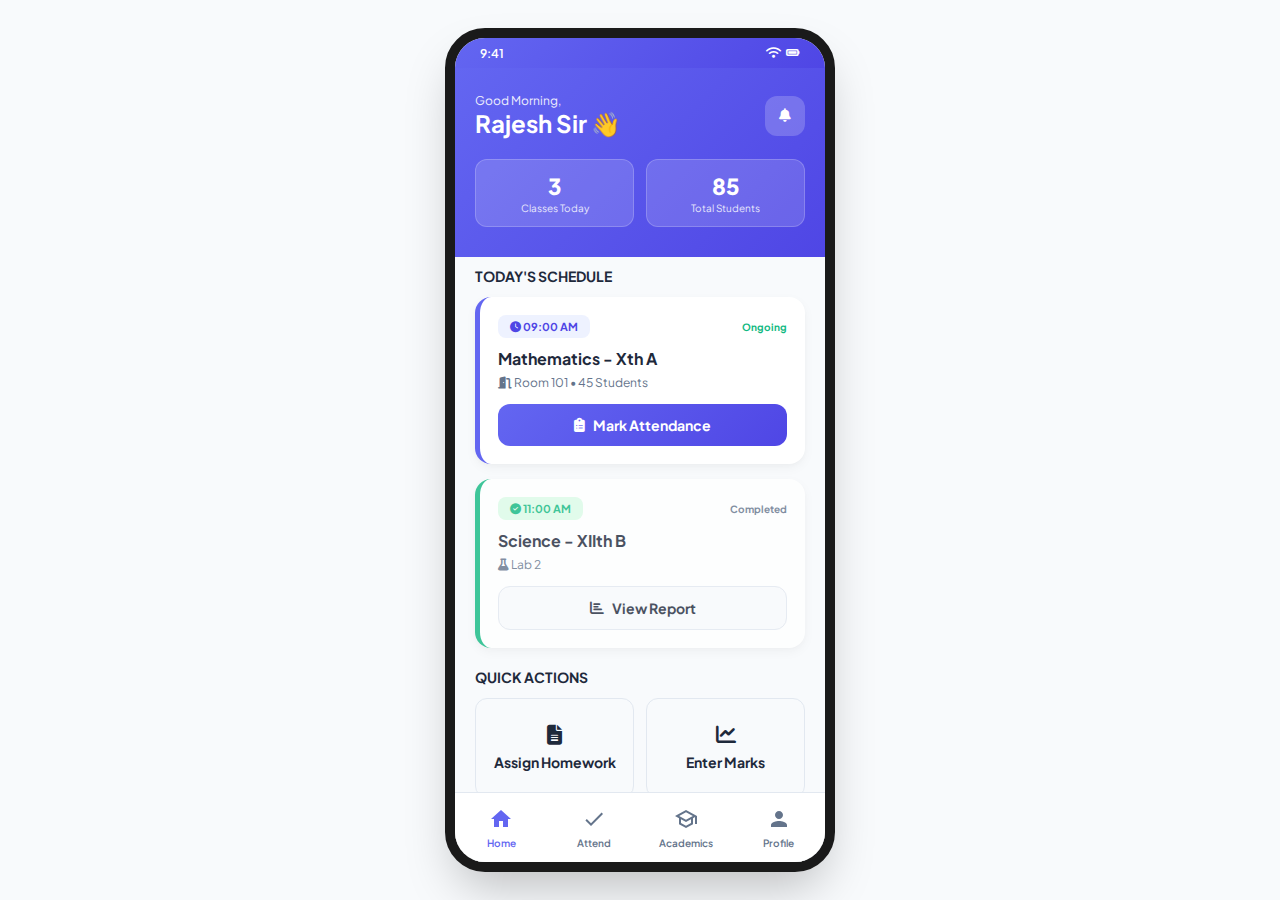
<file: templates/pages/teacher.html>
<!DOCTYPE html>
<html lang="en">
<head>
    <meta charset="UTF-8">
    <meta name="viewport" content="width=device-width, initial-scale=1.0">
    <title>TeachConnect - Teacher Mobile App</title>
    <link href="https://fonts.googleapis.com/css2?family=Plus+Jakarta+Sans:wght@400;500;600;700;800&display=swap" rel="stylesheet">
    <link href="https://cdnjs.cloudflare.com/ajax/libs/font-awesome/6.4.0/css/all.min.css" rel="stylesheet">
    <style>
        :root {
            --primary: #6366F1;
            --primary-dark: #4F46E5;
            --primary-light: #EEF2FF;
            --secondary: #10B981;
            --secondary-light: #DCFCE7;
            --accent: #F59E0B;
            --danger: #EF4444;
            --danger-light: #FEE2E2;
            --warning: #F59E0B;
            --info: #3B82F6;
            --bg-color: #F8FAFC;
            --surface: #FFFFFF;
            --text-main: #1E293B;
            --text-sec: #64748B;
            --border: #E2E8F0;
            --shadow-sm: 0 1px 2px rgba(0,0,0,0.05);
            --shadow-card: 0 2px 4px rgba(0,0,0,0.02), 0 4px 12px rgba(0,0,0,0.04);
            --shadow-lg: 0 10px 25px rgba(0,0,0,0.1);
            --radius: 16px;
            --transition: all 0.3s cubic-bezier(0.4, 0, 0.2, 1);
        }

        * {
            box-sizing: border-box;
            margin: 0;
            padding: 0;
        }

        body {
            font-family: 'Plus Jakarta Sans', sans-serif;
            background: var(--bg-color);
            color: var(--text-main);
            display: flex;
            justify-content: center;
            align-items: center;
            min-height: 100vh;
            padding: 20px;
        }

        .phone-frame {
            width: 390px;
            height: 844px;
            background: var(--bg-color);
            border-radius: 40px;
            overflow: hidden;
            border: 10px solid #1a1a1a;
            box-shadow: 0 25px 50px -12px rgba(0, 0, 0, 0.25);
            display: flex;
            flex-direction: column;
            position: relative;
        }

        .status-bar {
            height: 30px;
            background: linear-gradient(135deg, var(--primary) 0%, var(--primary-dark) 100%);
            display: flex;
            justify-content: space-between;
            padding: 0 25px;
            align-items: center;
            font-size: 12px;
            font-weight: 600;
            color: white;
            flex-shrink: 0;
        }

        .app-header {
            background: linear-gradient(135deg, var(--primary) 0%, var(--primary-dark) 100%);
            padding: 25px 20px 30px;
            color: white;
            flex-shrink: 0;
            position: relative;
        }

        .header-top {
            display: flex;
            justify-content: space-between;
            align-items: center;
            margin-bottom: 20px;
        }

        .user-info h2 {
            font-size: 24px;
            font-weight: 700;
            margin: 0;
        }

        .user-info p {
            font-size: 12px;
            opacity: 0.9;
            margin: 0;
        }

        .header-btn {
            width: 40px;
            height: 40px;
            background: rgba(255,255,255,0.2);
            border: none;
            border-radius: 12px;
            display: flex;
            align-items: center;
            justify-content: center;
            cursor: pointer;
            transition: var(--transition);
            color: white;
        }

        .header-btn:hover {
            background: rgba(255,255,255,0.3);
            transform: scale(1.05);
        }

        .header-stats {
            display: grid;
            grid-template-columns: 1fr 1fr;
            gap: 12px;
        }

        .stat-card {
            background: rgba(255,255,255,0.15);
            padding: 12px 15px;
            border-radius: 12px;
            text-align: center;
            border: 1px solid rgba(255,255,255,0.2);
        }

        .stat-value {
            font-size: 22px;
            font-weight: 800;
            color: white;
        }

        .stat-label {
            font-size: 10px;
            opacity: 0.85;
            margin-top: 2px;
        }

        .content-area {
            flex: 1;
            overflow-y: auto;
            padding: 0 20px 80px 20px;
            margin-top: -10px;
            position: relative;
            z-index: 20;
        }

        .content-area::-webkit-scrollbar {
            width: 4px;
        }

        .content-area::-webkit-scrollbar-track {
            background: transparent;
        }

        .content-area::-webkit-scrollbar-thumb {
            background: var(--border);
            border-radius: 2px;
        }

        .screen {
            display: none;
            padding-top: 20px;
            animation: fadeIn 0.3s ease;
        }

        .screen.active {
            display: block;
        }

        @keyframes fadeIn {
            from {
                opacity: 0;
                transform: translateY(10px);
            }
            to {
                opacity: 1;
                transform: translateY(0);
            }
        }

        /* Cards */
        .card {
            background: var(--surface);
            border-radius: var(--radius);
            padding: 18px;
            margin-bottom: 15px;
            box-shadow: var(--shadow-card);
            border: 1px solid var(--border);
            transition: var(--transition);
        }

        .card:hover {
            box-shadow: var(--shadow-lg);
            transform: translateY(-2px);
        }

        .card-title {
            font-size: 14px;
            font-weight: 700;
            color: var(--text-main);
            margin-bottom: 12px;
            display: flex;
            align-items: center;
            gap: 8px;
        }

        /* Action Cards */
        .action-card {
            background: var(--surface);
            border-radius: var(--radius);
            padding: 18px;
            margin-bottom: 15px;
            box-shadow: var(--shadow-card);
            border-left: 5px solid var(--primary);
            transition: var(--transition);
        }

        .action-card.completed {
            border-left-color: var(--secondary);
            opacity: 0.8;
        }

        .action-card:hover {
            transform: translateY(-2px);
            box-shadow: var(--shadow-lg);
        }

        .action-header {
            display: flex;
            justify-content: space-between;
            align-items: center;
            margin-bottom: 10px;
        }

        .time-badge {
            background: var(--primary-light);
            color: var(--primary-dark);
            padding: 5px 12px;
            border-radius: 8px;
            font-size: 11px;
            font-weight: 700;
        }

        .status-badge {
            font-size: 10px;
            font-weight: 700;
        }

        .status-ongoing {
            color: var(--secondary);
        }

        .status-completed {
            color: var(--text-sec);
        }

        .action-title {
            font-size: 16px;
            font-weight: 700;
            color: var(--text-main);
            margin-bottom: 6px;
        }

        .action-details {
            font-size: 12px;
            color: var(--text-sec);
            margin-bottom: 14px;
        }

        /* List Items */
        .list-item {
            display: flex;
            align-items: center;
            padding: 14px 0;
            border-bottom: 1px solid var(--bg-color);
            transition: var(--transition);
        }

        .list-item:last-child {
            border-bottom: none;
        }

        .list-item:hover {
            background: var(--bg-color);
            padding-left: 8px;
            padding-right: 8px;
            border-radius: 8px;
            margin: 0 -8px;
        }

        .list-icon {
            width: 45px;
            height: 45px;
            border-radius: 12px;
            display: flex;
            align-items: center;
            justify-content: center;
            margin-right: 12px;
            font-size: 18px;
            flex-shrink: 0;
        }

        .list-content h4 {
            margin: 0;
            font-size: 14px;
            font-weight: 600;
            color: var(--text-main);
        }

        .list-content p {
            margin: 4px 0 0 0;
            font-size: 12px;
            color: var(--text-sec);
        }

        .list-action {
            margin-left: auto;
            font-size: 12px;
            font-weight: 700;
            color: var(--primary);
            cursor: pointer;
            transition: var(--transition);
        }

        .list-action:hover {
            transform: translateX(4px);
        }

        /* Buttons */
        .btn {
            width: 100%;
            padding: 12px;
            border-radius: 12px;
            border: none;
            font-weight: 700;
            font-size: 14px;
            cursor: pointer;
            transition: var(--transition);
            display: flex;
            align-items: center;
            justify-content: center;
            gap: 8px;
            font-family: inherit;
        }

        .btn:active {
            transform: scale(0.95);
        }

        .btn-primary {
            background: linear-gradient(135deg, var(--primary) 0%, var(--primary-dark) 100%);
            color: white;
        }

        .btn-primary:hover {
            filter: brightness(1.1);
        }

        .btn-secondary {
            background: var(--bg-color);
            color: var(--text-main);
            border: 1px solid var(--border);
        }

        .btn-secondary:hover {
            background: var(--border);
        }

        .btn-success {
            background: var(--secondary);
            color: white;
        }

        .btn-success:hover {
            filter: brightness(1.1);
        }

        .btn-danger {
            background: var(--danger);
            color: white;
        }

        .btn-danger:hover {
            filter: brightness(1.1);
        }

        .btn-sm {
            padding: 8px 14px;
            width: auto;
            font-size: 12px;
            border-radius: 8px;
        }

        /* Toggle */
        .toggle-container {
            display: flex;
            background: var(--bg-color);
            border-radius: 10px;
            padding: 3px;
            gap: 2px;
        }

        .toggle-btn {
            border: none;
            background: transparent;
            padding: 8px 12px;
            border-radius: 8px;
            font-size: 12px;
            font-weight: 700;
            cursor: pointer;
            color: var(--text-sec);
            transition: var(--transition);
            font-family: inherit;
        }

        .toggle-btn.active-p {
            background: var(--secondary);
            color: white;
        }

        .toggle-btn.active-a {
            background: var(--danger);
            color: white;
        }

        /* Student Row */
        .student-row {
            background: var(--surface);
            padding: 14px;
            border-radius: 12px;
            margin-bottom: 10px;
            display: flex;
            justify-content: space-between;
            align-items: center;
            box-shadow: var(--shadow-card);
            border: 1px solid var(--border);
            transition: var(--transition);
        }

        .student-row:hover {
            box-shadow: var(--shadow-lg);
        }

        .student-info {
            display: flex;
            align-items: center;
            gap: 12px;
            flex: 1;
        }

        .student-avatar {
            width: 40px;
            height: 40px;
            border-radius: 50%;
            display: flex;
            align-items: center;
            justify-content: center;
            font-weight: 700;
            font-size: 14px;
            color: white;
            flex-shrink: 0;
        }

        .student-details h4 {
            margin: 0;
            font-size: 14px;
            font-weight: 600;
        }

        .student-details p {
            margin: 2px 0 0 0;
            font-size: 11px;
            color: var(--text-sec);
        }

        /* Tabs */
        .tab-pills {
            display: flex;
            gap: 10px;
            margin-bottom: 15px;
            overflow-x: auto;
            padding-bottom: 8px;
        }

        .tab-pills::-webkit-scrollbar {
            height: 3px;
        }

        .pill {
            padding: 8px 16px;
            background: var(--surface);
            border-radius: 20px;
            font-size: 12px;
            font-weight: 700;
            color: var(--text-sec);
            cursor: pointer;
            border: 1px solid var(--border);
            transition: var(--transition);
            white-space: nowrap;
            flex-shrink: 0;
        }

        .pill:hover {
            border-color: var(--primary);
        }

        .pill.active {
            background: linear-gradient(135deg, var(--primary) 0%, var(--primary-dark) 100%);
            color: white;
            border-color: transparent;
        }

        /* Profile */
        .profile-header {
            text-align: center;
            padding: 25px;
            background: var(--surface);
            border-radius: var(--radius);
            margin-bottom: 20px;
            box-shadow: var(--shadow-card);
            border: 1px solid var(--border);
        }

        .profile-img {
            width: 90px;
            height: 90px;
            background: linear-gradient(135deg, var(--primary) 0%, var(--primary-dark) 100%);
            color: white;
            border-radius: 50%;
            display: flex;
            align-items: center;
            justify-content: center;
            font-size: 36px;
            font-weight: 800;
            margin: 0 auto 15px;
            border: 4px solid var(--primary-light);
            box-shadow: 0 4px 12px rgba(99, 102, 241, 0.3);
        }

        .profile-header h3 {
            margin: 0 0 5px 0;
            font-size: 18px;
            font-weight: 700;
        }

        .profile-header p {
            margin: 0;
            font-size: 12px;
            color: var(--text-sec);
        }

        /* Modal */
        .modal-overlay {
            position: fixed;
            top: 0;
            left: 0;
            right: 0;
            bottom: 0;
            background: rgba(0,0,0,0.6);
            display: none;
            z-index: 1000;
            align-items: flex-end;
            animation: slideUp 0.3s ease;
        }

        @keyframes slideUp {
            from {
                opacity: 0;
                transform: translateY(100%);
            }
            to {
                opacity: 1;
                transform: translateY(0);
            }
        }

        .modal-overlay.active {
            display: flex;
        }

        .modal-content {
            background: white;
            width: 100%;
            border-radius: 24px 24px 0 0;
            padding: 25px;
            max-height: 85vh;
            overflow-y: auto;
            animation: slideUp 0.3s ease;
        }

        .modal-header {
            display: flex;
            justify-content: space-between;
            align-items: center;
            margin-bottom: 20px;
            padding-bottom: 15px;
            border-bottom: 1px solid var(--border);
        }

        .modal-title {
            font-size: 18px;
            font-weight: 700;
        }

        .close-btn {
            background: none;
            border: none;
            font-size: 24px;
            cursor: pointer;
            color: var(--text-sec);
            transition: var(--transition);
            display: flex;
            align-items: center;
            justify-content: center;
            width: 36px;
            height: 36px;
            border-radius: 50%;
            background: var(--bg-color);
        }

        .close-btn:hover {
            background: var(--border);
            transform: rotate(90deg);
        }

        /* Forms */
        .form-group {
            margin-bottom: 18px;
        }

        .form-label {
            font-size: 12px;
            font-weight: 700;
            color: var(--text-main);
            margin-bottom: 8px;
            display: block;
            text-transform: uppercase;
            letter-spacing: 0.5px;
        }

        .form-input,
        .form-select,
        .form-textarea {
            width: 100%;
            padding: 12px;
            border: 1px solid var(--border);
            border-radius: 10px;
            font-size: 13px;
            font-family: inherit;
            transition: var(--transition);
            background: white;
        }

        .form-input:focus,
        .form-select:focus,
        .form-textarea:focus {
            outline: none;
            border-color: var(--primary);
            box-shadow: 0 0 0 3px var(--primary-light);
        }

        .form-textarea {
            resize: vertical;
            min-height: 100px;
        }

        .form-row {
            display: grid;
            grid-template-columns: 1fr 1fr;
            gap: 15px;
        }

        /* Bottom Nav */
        .bottom-nav {
            position: absolute;
            bottom: 0;
            left: 0;
            right: 0;
            height: 70px;
            background: white;
            border-top: 1px solid var(--border);
            display: flex;
            justify-content: space-around;
            align-items: center;
            z-index: 100;
            backdrop-filter: blur(10px);
        }

        .nav-item {
            display: flex;
            flex-direction: column;
            align-items: center;
            cursor: pointer;
            color: var(--text-sec);
            transition: var(--transition);
            width: 20%;
            text-decoration: none;
        }

        .nav-item:hover {
            transform: scale(1.1);
        }

        .nav-item.active {
            color: var(--primary);
        }

        .nav-icon {
            width: 24px;
            height: 24px;
            margin-bottom: 6px;
        }

        .nav-label {
            font-size: 10px;
            font-weight: 600;
        }

        /* Toast */
        .toast {
            position: fixed;
            bottom: 90px;
            left: 50%;
            transform: translateX(-50%);
            background: var(--text-main);
            color: white;
            padding: 12px 24px;
            border-radius: 12px;
            font-size: 13px;
            font-weight: 600;
            z-index: 300;
            opacity: 0;
            pointer-events: none;
            transition: opacity 0.3s;
            box-shadow: var(--shadow-lg);
        }

        .toast.show {
            opacity: 1;
            pointer-events: auto;
        }

        .badge {
            display: inline-block;
            padding: 4px 8px;
            border-radius: 6px;
            font-size: 11px;
            font-weight: 700;
        }

        .badge-primary {
            background: var(--primary-light);
            color: var(--primary);
        }

        .badge-success {
            background: var(--secondary-light);
            color: var(--secondary);
        }

        .badge-danger {
            background: var(--danger-light);
            color: var(--danger);
        }

        .divider {
            height: 1px;
            background: var(--border);
            margin: 15px 0;
        }

        .section-header {
            display: flex;
            justify-content: space-between;
            align-items: center;
            margin-bottom: 15px;
            padding: 0 0 10px 0;
            border-bottom: 2px solid var(--border);
        }

        .section-title {
            font-size: 14px;
            font-weight: 700;
            color: var(--text-main);
        }

        .section-action {
            font-size: 12px;
            font-weight: 700;
            color: var(--primary);
            cursor: pointer;
        }
    </style>
</head>
<body>

<div class="phone-frame">
    
    <div class="status-bar">
        <span>9:41</span>
        <div style="display: flex; gap: 5px;">
            <i class="fas fa-wifi"></i>
            <i class="fas fa-battery-full"></i>
        </div>
    </div>

    <div class="app-header">
        <div class="header-top">
            <div class="user-info">
                <p>Good Morning,</p>
                <h2>Rajesh Sir 👋</h2>
            </div>
            <button class="header-btn" onclick="app.showNotifications()">
                <i class="fas fa-bell"></i>
            </button>
        </div>
        <div class="header-stats">
            <div class="stat-card">
                <div class="stat-value">3</div>
                <div class="stat-label">Classes Today</div>
            </div>
            <div class="stat-card">
                <div class="stat-value">85</div>
                <div class="stat-label">Total Students</div>
            </div>
        </div>
    </div>

    <div class="content-area">

        <!-- HOME SCREEN -->
        <div id="home-screen" class="screen active">
            <div class="card-title">TODAY'S SCHEDULE</div>

            <div class="action-card">
                <div class="action-header">
                    <span class="time-badge"><i class="fas fa-clock"></i> 09:00 AM</span>
                    <span class="status-badge status-ongoing">Ongoing</span>
                </div>
                <div class="action-title">Mathematics - Xth A</div>
                <div class="action-details"><i class="fas fa-door-open"></i> Room 101 • 45 Students</div>
                <button class="btn btn-primary" onclick="app.goToScreen('attendance')">
                    <i class="fas fa-clipboard-list"></i> Mark Attendance
                </button>
            </div>

            <div class="action-card completed">
                <div class="action-header">
                    <span class="time-badge" style="background: var(--secondary-light); color: var(--secondary);">
                        <i class="fas fa-check-circle"></i> 11:00 AM
                    </span>
                    <span class="status-badge status-completed">Completed</span>
                </div>
                <div class="action-title">Science - XIIth B</div>
                <div class="action-details"><i class="fas fa-flask"></i> Lab 2</div>
                <button class="btn btn-secondary" onclick="app.showToast('Viewing class report...')">
                    <i class="fas fa-chart-bar"></i> View Report
                </button>
            </div>

            <div class="card-title" style="margin-top: 20px;">QUICK ACTIONS</div>

            <div style="display: grid; grid-template-columns: 1fr 1fr; gap: 12px; margin-bottom: 20px;">
                <button class="btn btn-secondary" onclick="app.openModal('homeworkModal')" style="height: 100px; flex-direction: column; justify-content: center;">
                    <i class="fas fa-file-alt" style="font-size: 20px;"></i>
                    <span>Assign Homework</span>
                </button>
                <button class="btn btn-secondary" onclick="app.openModal('marksModal')" style="height: 100px; flex-direction: column; justify-content: center;">
                    <i class="fas fa-chart-line" style="font-size: 20px;"></i>
                    <span>Enter Marks</span>
                </button>
                <button class="btn btn-secondary" onclick="app.openModal('testModal')" style="height: 100px; flex-direction: column; justify-content: center;">
                    <i class="fas fa-pen-fancy" style="font-size: 20px;"></i>
                    <span>Create Test</span>
                </button>
                <button class="btn btn-secondary" onclick="app.openModal('announcementModal')" style="height: 100px; flex-direction: column; justify-content: center;">
                    <i class="fas fa-bullhorn" style="font-size: 20px;"></i>
                    <span>Announcement</span>
                </button>
            </div>
        </div>

        <!-- ATTENDANCE SCREEN -->
        <div id="attendance-screen" class="screen">
            <div class="section-header">
                <div class="section-title">Mark Attendance</div>
                <div class="section-action" onclick="app.markAllPresent()">All Present</div>
            </div>

            <div class="tab-pills">
                <div class="pill active" onclick="app.selectBatch(this, 'xth-a')">Xth A</div>
                <div class="pill" onclick="app.selectBatch(this, 'xii-b')">XIIth B</div>
                <div class="pill" onclick="app.selectBatch(this, 'xi-c')">XIth C</div>
            </div>

            <div class="card-title" style="margin-top: 15px;">Students (45)</div>

            <div class="student-row">
                <div class="student-info">
                    <div class="student-avatar" style="background: linear-gradient(135deg, #6366F1 0%, #4F46E5 100%);">RK</div>
                    <div class="student-details">
                        <h4>Rahul Kumar</h4>
                        <p>Roll: 01</p>
                    </div>
                </div>
                <div class="toggle-container">
                    <button class="toggle-btn active-p" onclick="app.toggleAttendance(this, 'p')">P</button>
                    <button class="toggle-btn" onclick="app.toggleAttendance(this, 'a')">A</button>
                </div>
            </div>

            <div class="student-row">
                <div class="student-info">
                    <div class="student-avatar" style="background: linear-gradient(135deg, #10B981 0%, #059669 100%);">PS</div>
                    <div class="student-details">
                        <h4>Priya Sharma</h4>
                        <p>Roll: 02</p>
                    </div>
                </div>
                <div class="toggle-container">
                    <button class="toggle-btn active-p" onclick="app.toggleAttendance(this, 'p')">P</button>
                    <button class="toggle-btn" onclick="app.toggleAttendance(this, 'a')">A</button>
                </div>
            </div>

            <div class="student-row">
                <div class="student-info">
                    <div class="student-avatar" style="background: linear-gradient(135deg, #F59E0B 0%, #D97706 100%);">AK</div>
                    <div class="student-details">
                        <h4>Amit Kumar</h4>
                        <p>Roll: 03</p>
                    </div>
                </div>
                <div class="toggle-container">
                    <button class="toggle-btn" onclick="app.toggleAttendance(this, 'p')">P</button>
                    <button class="toggle-btn active-a" onclick="app.toggleAttendance(this, 'a')">A</button>
                </div>
            </div>

            <div class="student-row">
                <div class="student-info">
                    <div class="student-avatar" style="background: linear-gradient(135deg, #3B82F6 0%, #2563EB 100%);">VG</div>
                    <div class="student-details">
                        <h4>Vedavati Gupta</h4>
                        <p>Roll: 04</p>
                    </div>
                </div>
                <div class="toggle-container">
                    <button class="toggle-btn active-p" onclick="app.toggleAttendance(this, 'p')">P</button>
                    <button class="toggle-btn" onclick="app.toggleAttendance(this, 'a')">A</button>
                </div>
            </div>

            <div class="student-row">
                <div class="student-info">
                    <div class="student-avatar" style="background: linear-gradient(135deg, #EC4899 0%, #DB2777 100%);">SK</div>
                    <div class="student-details">
                        <h4>Sneha Kapoor</h4>
                        <p>Roll: 05</p>
                    </div>
                </div>
                <div class="toggle-container">
                    <button class="toggle-btn active-p" onclick="app.toggleAttendance(this, 'p')">P</button>
                    <button class="toggle-btn" onclick="app.toggleAttendance(this, 'a')">A</button>
                </div>
            </div>

            <div style="height: 80px;"></div>
            <button class="btn btn-success" style="position: fixed; bottom: 90px; width: 350px; left: 50%; transform: translateX(-50%); max-width: 85%;" onclick="app.saveAttendance()">
                <i class="fas fa-save"></i> Save Attendance
            </button>
        </div>

        <!-- ACADEMICS SCREEN -->
        <div id="academics-screen" class="screen">
            <div class="card-title">Academic Tools</div>

            <div class="tab-pills">
                <div class="pill active" onclick="app.switchAcademicTab('homework')">Homework</div>
                <div class="pill" onclick="app.switchAcademicTab('results')">Results</div>
                <div class="pill" onclick="app.switchAcademicTab('materials')">Materials</div>
                <div class="pill" onclick="app.switchAcademicTab('tests')">Tests</div>
            </div>

            <!-- Homework Tab -->
            <div id="tab-homework">
                <div class="card">
                    <div class="list-item">
                        <div class="list-icon" style="background: var(--primary-light); color: var(--primary);">
                            <i class="fas fa-clipboard"></i>
                        </div>
                        <div class="list-content">
                            <h4>Physics Numericals</h4>
                            <p>Xth A • Due: 20 Nov</p>
                        </div>
                        <div class="list-action" onclick="app.editHomework()">Edit</div>
                    </div>

                    <div class="list-item">
                        <div class="list-icon" style="background: var(--secondary-light); color: var(--secondary);">
                            <i class="fas fa-book"></i>
                        </div>
                        <div class="list-content">
                            <h4>Chemistry Practical</h4>
                            <p>XIIth B • Due: 22 Nov</p>
                        </div>
                        <div class="list-action" onclick="app.editHomework()">Edit</div>
                    </div>

                    <button class="btn btn-primary" style="margin-top: 15px;" onclick="app.openModal('homeworkModal')">
                        <i class="fas fa-plus"></i> Add New Homework
                    </button>
                </div>
            </div>

            <!-- Results Tab -->
            <div id="tab-results" style="display: none;">
                <div class="card">
                    <div class="list-item">
                        <div class="list-icon" style="background: #FEF3C7; color: #D97706;">
                            <i class="fas fa-chart-bar"></i>
                        </div>
                        <div class="list-content">
                            <h4>Unit Test 1</h4>
                            <p>Xth A - Mathematics</p>
                        </div>
                        <div class="list-action" onclick="app.openModal('marksModal')">Marks</div>
                    </div>

                    <div class="list-item">
                        <div class="list-icon" style="background: #E0E7FF; color: #4F46E5;">
                            <i class="fas fa-pen-fancy"></i>
                        </div>
                        <div class="list-content">
                            <h4>Mid Semester Exam</h4>
                            <p>XIIth B - All Subjects</p>
                        </div>
                        <div class="list-action" onclick="app.openModal('marksModal')">Marks</div>
                    </div>

                    <button class="btn btn-primary" style="margin-top: 15px;" onclick="app.openModal('marksModal')">
                        <i class="fas fa-plus"></i> Enter New Marks
                    </button>
                </div>
            </div>

            <!-- Materials Tab -->
            <div id="tab-materials" style="display: none;">
                <div class="card">
                    <div class="list-item">
                        <div class="list-icon" style="background: #DBEAFE; color: #0284C7;">
                            <i class="fas fa-file-pdf"></i>
                        </div>
                        <div class="list-content">
                            <h4>Chapter 1 Notes</h4>
                            <p>PDF • 2.3 MB • 45 views</p>
                        </div>
                        <div class="list-action" onclick="app.showToast('Opening PDF...')">
                            <i class="fas fa-download"></i>
                        </div>
                    </div>

                    <div class="list-item">
                        <div class="list-icon" style="background: #F0E7FF; color: #9333EA;">
                            <i class="fas fa-video"></i>
                        </div>
                        <div class="list-content">
                            <h4>Lecture Recording</h4>
                            <p>MP4 • 125 MB • 32 views</p>
                        </div>
                        <div class="list-action" onclick="app.showToast('Playing video...')">
                            <i class="fas fa-play"></i>
                        </div>
                    </div>

                    <button class="btn btn-primary" style="margin-top: 15px;" onclick="app.showToast('Upload feature coming soon')">
                        <i class="fas fa-upload"></i> Upload Material
                    </button>
                </div>
            </div>

            <!-- Tests Tab -->
            <div id="tab-tests" style="display: none;">
                <div class="card">
                    <div class="list-item">
                        <div class="list-icon" style="background: #FECACA; color: #DC2626;">
                            <i class="fas fa-file-check"></i>
                        </div>
                        <div class="list-content">
                            <h4>Quick Quiz 1</h4>
                            <p>10 questions • 15 mins</p>
                        </div>
                        <div class="list-action" onclick="app.openModal('testModal')">Create</div>
                    </div>

                    <button class="btn btn-primary" style="margin-top: 15px;" onclick="app.openModal('testModal')">
                        <i class="fas fa-plus"></i> Create New Test
                    </button>
                </div>
            </div>
        </div>

        <!-- PROFILE SCREEN -->
        <div id="profile-screen" class="screen">
            <div class="profile-header">
                <div class="profile-img">RS</div>
                <h3>Rajesh Singh</h3>
                <p>Mathematics Teacher • Exp: 8 Years</p>
            </div>

            <div class="card">
                <div class="card-title">Personal Information</div>
                <div class="list-item">
                    <div class="list-icon" style="background: var(--primary-light); color: var(--primary);">
                        <i class="fas fa-envelope"></i>
                    </div>
                    <div class="list-content">
                        <h4>Email</h4>
                        <p>rajesh.singh@teachconnect.com</p>
                    </div>
                </div>
                <div class="list-item">
                    <div class="list-icon" style="background: var(--secondary-light); color: var(--secondary);">
                        <i class="fas fa-phone"></i>
                    </div>
                    <div class="list-content">
                        <h4>Phone</h4>
                        <p>+91 98765 43210</p>
                    </div>
                </div>
            </div>

            <div class="card">
                <div class="card-title">Leave & Performance</div>
                <div class="list-item" onclick="app.openModal('leaveModal')">
                    <div class="list-icon" style="background: #FEF3C7; color: var(--accent);">
                        <i class="fas fa-umbrella-beach"></i>
                    </div>
                    <div class="list-content">
                        <h4>Apply for Leave</h4>
                        <p>Available: 18 days</p>
                    </div>
                    <div class="list-action">→</div>
                </div>
                <div class="list-item">
                    <div class="list-icon" style="background: #F0E7FF; color: #9333EA;">
                        <i class="fas fa-star"></i>
                    </div>
                    <div class="list-content">
                        <h4>Performance Rating</h4>
                        <p>4.8 / 5.0 ⭐</p>
                    </div>
                    <span class="badge badge-success">Excellent</span>
                </div>
            </div>

            <div class="card">
                <div class="card-title">Settings & Support</div>
                <div class="list-item" onclick="app.showToast('Opening settings...')">
                    <div class="list-icon" style="background: var(--bg-color); color: var(--text-sec);">
                        <i class="fas fa-cog"></i>
                    </div>
                    <div class="list-content">
                        <h4>App Settings</h4>
                        <p>Notifications, Privacy</p>
                    </div>
                    <div class="list-action">→</div>
                </div>
                <div class="list-item" onclick="app.showToast('Contacting support...')">
                    <div class="list-icon" style="background: var(--bg-color); color: var(--text-sec);">
                        <i class="fas fa-headset"></i>
                    </div>
                    <div class="list-content">
                        <h4>Help & Support</h4>
                        <p>Contact our team</p>
                    </div>
                    <div class="list-action">→</div>
                </div>
                <div class="list-item" onclick="app.logout()" style="color: var(--danger);">
                    <div class="list-icon" style="background: var(--danger-light); color: var(--danger);">
                        <i class="fas fa-sign-out-alt"></i>
                    </div>
                    <div class="list-content">
                        <h4>Logout</h4>
                        <p>Sign out from TeachConnect</p>
                    </div>
                    <div class="list-action">→</div>
                </div>
            </div>

            <div style="height: 30px;"></div>
        </div>

    </div>

    <!-- BOTTOM NAV -->
    <div class="bottom-nav">
        <div class="nav-item active" onclick="app.goToScreen('home')">
            <svg class="nav-icon" viewBox="0 0 24 24" fill="currentColor"><path d="M10 20v-6h4v6h5v-8h3L12 3 2 12h3v8z"/></svg>
            <div class="nav-label">Home</div>
        </div>
        <div class="nav-item" onclick="app.goToScreen('attendance')">
            <svg class="nav-icon" viewBox="0 0 24 24" fill="currentColor"><path d="M9 16.17L4.83 12l-1.42 1.41L9 19 21 7l-1.41-1.41z"/></svg>
            <div class="nav-label">Attend</div>
        </div>
        <div class="nav-item" onclick="app.goToScreen('academics')">
            <svg class="nav-icon" viewBox="0 0 24 24" fill="currentColor"><path d="M12 3L1 9l4 2.18v6L12 21l7-3.82v-6l2-1.09V17h2V9L12 3zm6.82 6L12 12.72 5.18 9 12 5.28 18.82 9zM17 15.99l-5 2.73-5-2.73v-3.72L12 15l5-2.73v3.72z"/></svg>
            <div class="nav-label">Academics</div>
        </div>
        <div class="nav-item" onclick="app.goToScreen('profile')">
            <svg class="nav-icon" viewBox="0 0 24 24" fill="currentColor"><path d="M12 12c2.21 0 4-1.79 4-4s-1.79-4-4-4-4 1.79-4 4 1.79 4 4 4zm0 2c-2.67 0-8 1.34-8 4v2h16v-2c0-2.66-5.33-4-8-4z"/></svg>
            <div class="nav-label">Profile</div>
        </div>
    </div>

    <!-- MODALS -->

    <!-- Leave Modal -->
    <div id="leaveModal" class="modal-overlay">
        <div class="modal-content">
            <div class="modal-header">
                <div class="modal-title"><i class="fas fa-umbrella-beach"></i> Apply for Leave</div>
                <button class="close-btn" onclick="app.closeModal()"><i class="fas fa-times"></i></button>
            </div>

            <div class="form-group">
                <label class="form-label">Leave Type</label>
                <select class="form-select">
                    <option>Casual Leave</option>
                    <option>Sick Leave</option>
                    <option>Personal Leave</option>
                    <option>Maternity Leave</option>
                </select>
            </div>

            <div class="form-row">
                <div class="form-group">
                    <label class="form-label">Start Date</label>
                    <input type="date" class="form-input">
                </div>
                <div class="form-group">
                    <label class="form-label">End Date</label>
                    <input type="date" class="form-input">
                </div>
            </div>

            <div class="form-group">
                <label class="form-label">Reason</label>
                <textarea class="form-textarea" placeholder="Please describe your reason..."></textarea>
            </div>

            <div class="form-group">
                <label class="form-label">Attach Document</label>
                <input type="file" class="form-input">
            </div>

            <button class="btn btn-primary" onclick="app.submitLeave()">
                <i class="fas fa-paper-plane"></i> Submit Request
            </button>
        </div>
    </div>

    <!-- Homework Modal -->
    <div id="homeworkModal" class="modal-overlay">
        <div class="modal-content">
            <div class="modal-header">
                <div class="modal-title"><i class="fas fa-file-alt"></i> Assign Homework</div>
                <button class="close-btn" onclick="app.closeModal()"><i class="fas fa-times"></i></button>
            </div>

            <div class="form-group">
                <label class="form-label">Select Batch</label>
                <select class="form-select">
                    <option>Xth A - Mathematics</option>
                    <option>XIIth B - Science</option>
                    <option>XIth C - Commerce</option>
                </select>
            </div>

            <div class="form-group">
                <label class="form-label">Title</label>
                <input type="text" class="form-input" placeholder="e.g., Chapter 1 Numericals">
            </div>

            <div class="form-group">
                <label class="form-label">Instructions</label>
                <textarea class="form-textarea" placeholder="Detailed instructions..."></textarea>
            </div>

            <div class="form-group">
                <label class="form-label">Due Date</label>
                <input type="date" class="form-input">
            </div>

            <button class="btn btn-primary" onclick="app.assignHomework()">
                <i class="fas fa-check"></i> Assign Homework
            </button>
        </div>
    </div>

    <!-- Marks Modal -->
    <div id="marksModal" class="modal-overlay">
        <div class="modal-content">
            <div class="modal-header">
                <div class="modal-title"><i class="fas fa-chart-bar"></i> Enter Marks</div>
                <button class="close-btn" onclick="app.closeModal()"><i class="fas fa-times"></i></button>
            </div>

            <div class="form-group">
                <label class="form-label">Exam/Assessment</label>
                <select class="form-select">
                    <option>Unit Test 1</option>
                    <option>Quiz 1</option>
                    <option>Mid Semester Exam</option>
                </select>
            </div>

            <div class="form-group">
                <label class="form-label">Batch</label>
                <select class="form-select">
                    <option>Xth A</option>
                    <option>XIIth B</option>
                </select>
            </div>

            <div class="form-group">
                <label class="form-label">Total Marks</label>
                <input type="number" class="form-input" placeholder="100">
            </div>

            <div class="form-group">
                <label class="form-label">Upload CSV/Excel</label>
                <input type="file" class="form-input" accept=".csv,.xlsx">
            </div>

            <button class="btn btn-primary" onclick="app.uploadMarks()">
                <i class="fas fa-upload"></i> Upload Marks
            </button>
        </div>
    </div>

    <!-- Test Modal -->
    <div id="testModal" class="modal-overlay">
        <div class="modal-content">
            <div class="modal-header">
                <div class="modal-title"><i class="fas fa-pen-fancy"></i> Create Test</div>
                <button class="close-btn" onclick="app.closeModal()"><i class="fas fa-times"></i></button>
            </div>

            <div class="form-group">
                <label class="form-label">Test Title</label>
                <input type="text" class="form-input" placeholder="e.g., Quick Quiz 1">
            </div>

            <div class="form-group">
                <label class="form-label">Batch</label>
                <select class="form-select">
                    <option>Xth A</option>
                    <option>XIIth B</option>
                </select>
            </div>

            <div class="form-row">
                <div class="form-group">
                    <label class="form-label">Total Questions</label>
                    <input type="number" class="form-input" placeholder="10" value="10">
                </div>
                <div class="form-group">
                    <label class="form-label">Duration (mins)</label>
                    <input type="number" class="form-input" placeholder="15" value="15">
                </div>
            </div>

            <div class="form-group">
                <label class="form-label">Due Date</label>
                <input type="date" class="form-input">
            </div>

            <button class="btn btn-primary" onclick="app.createTest()">
                <i class="fas fa-plus"></i> Create Test
            </button>
        </div>
    </div>

    <!-- Announcement Modal -->
    <div id="announcementModal" class="modal-overlay">
        <div class="modal-content">
            <div class="modal-header">
                <div class="modal-title"><i class="fas fa-bullhorn"></i> Send Announcement</div>
                <button class="close-btn" onclick="app.closeModal()"><i class="fas fa-times"></i></button>
            </div>

            <div class="form-group">
                <label class="form-label">Select Recipients</label>
                <select class="form-select" multiple>
                    <option selected>All Students</option>
                    <option selected>Xth A</option>
                    <option>XIIth B</option>
                    <option>Parents</option>
                </select>
            </div>

            <div class="form-group">
                <label class="form-label">Announcement Title</label>
                <input type="text" class="form-input" placeholder="e.g., Class Cancelled Tomorrow">
            </div>

            <div class="form-group">
                <label class="form-label">Message</label>
                <textarea class="form-textarea" placeholder="Write your announcement..."></textarea>
            </div>

            <button class="btn btn-primary" onclick="app.sendAnnouncement()">
                <i class="fas fa-paper-plane"></i> Send Announcement
            </button>
        </div>
    </div>

    <div id="toast" class="toast"></div>

</div>

<script>
    const app = {
        currentScreen: 'home',
        currentBatch: 'xth-a',

        goToScreen(screenId) {
            document.querySelectorAll('.screen').forEach(el => el.classList.remove('active'));
            document.getElementById(screenId + '-screen').classList.add('active');
            
            document.querySelectorAll('.nav-item').forEach(el => el.classList.remove('active'));
            const screenMap = { 'home': 0, 'attendance': 1, 'academics': 2, 'profile': 3 };
            document.querySelectorAll('.nav-item')[screenMap[screenId]].classList.add('active');
            
            this.currentScreen = screenId;
        },

        openModal(modalId) {
            document.getElementById(modalId).classList.add('active');
        },

        closeModal() {
            document.querySelectorAll('.modal-overlay').forEach(m => m.classList.remove('active'));
        },

        showToast(message) {
            const toast = document.getElementById('toast');
            toast.textContent = message;
            toast.classList.add('show');
            setTimeout(() => {
                toast.classList.remove('show');
            }, 3000);
        },

        toggleAttendance(btn, type) {
            const parent = btn.parentElement;
            parent.querySelectorAll('.toggle-btn').forEach(b => {
                b.classList.remove('active-p', 'active-a');
            });
            if (type === 'p') btn.classList.add('active-p');
            else btn.classList.add('active-a');
        },

        selectBatch(el, batch) {
            document.querySelectorAll('.tab-pills .pill').forEach(p => p.classList.remove('active'));
            el.classList.add('active');
            this.currentBatch = batch;
            this.showToast(`Selected batch: ${batch}`);
        },

        markAllPresent() {
            document.querySelectorAll('.toggle-container').forEach(container => {
                container.querySelectorAll('.toggle-btn').forEach(btn => {
                    btn.classList.remove('active-p', 'active-a');
                });
                container.querySelector('.toggle-btn').classList.add('active-p');
            });
            this.showToast('All marked Present ✓');
        },

        saveAttendance() {
            this.showToast('Attendance saved successfully! ✓');
            setTimeout(() => {
                this.goToScreen('home');
            }, 1000);
        },

        switchAcademicTab(tabName) {
            document.querySelectorAll('[id^="tab-"]').forEach(el => {
                el.style.display = 'none';
            });
            document.getElementById('tab-' + tabName).style.display = 'block';
            
            document.querySelectorAll('.tab-pills .pill').forEach((p, idx) => {
                p.classList.remove('active');
            });
            event.target.classList.add('active');
        },

        editHomework() {
            this.openModal('homeworkModal');
            this.showToast('Opening homework editor...');
        },

        assignHomework() {
            this.closeModal();
            this.showToast('Homework assigned successfully! ✓');
        },

        uploadMarks() {
            this.closeModal();
            this.showToast('Marks uploaded successfully! ✓');
        },

        createTest() {
            this.closeModal();
            this.showToast('Test created successfully! ✓');
        },

        sendAnnouncement() {
            this.closeModal();
            this.showToast('Announcement sent to all! ✓');
        },

        submitLeave() {
            this.closeModal();
            this.showToast('Leave request submitted! ✓');
        },

        showNotifications() {
            this.showToast('📬 3 new notifications');
        },

        logout() {
            this.showToast('Logging out...');
            setTimeout(() => {
                alert('Session ended. Please login again.');
            }, 1000);
        }
    };

    // Close modals on background click
    document.querySelectorAll('.modal-overlay').forEach(modal => {
        modal.addEventListener('click', (e) => {
            if (e.target === modal) {
                app.closeModal();
            }
        });
    });

    // Prevent content scroll issues
    document.addEventListener('touchmove', (e) => {
        if (e.target.closest('.phone-frame') && !e.target.closest('.content-area')) {
            e.preventDefault();
        }
    }, { passive: false });
</script>

</body>
</html>
</file>
